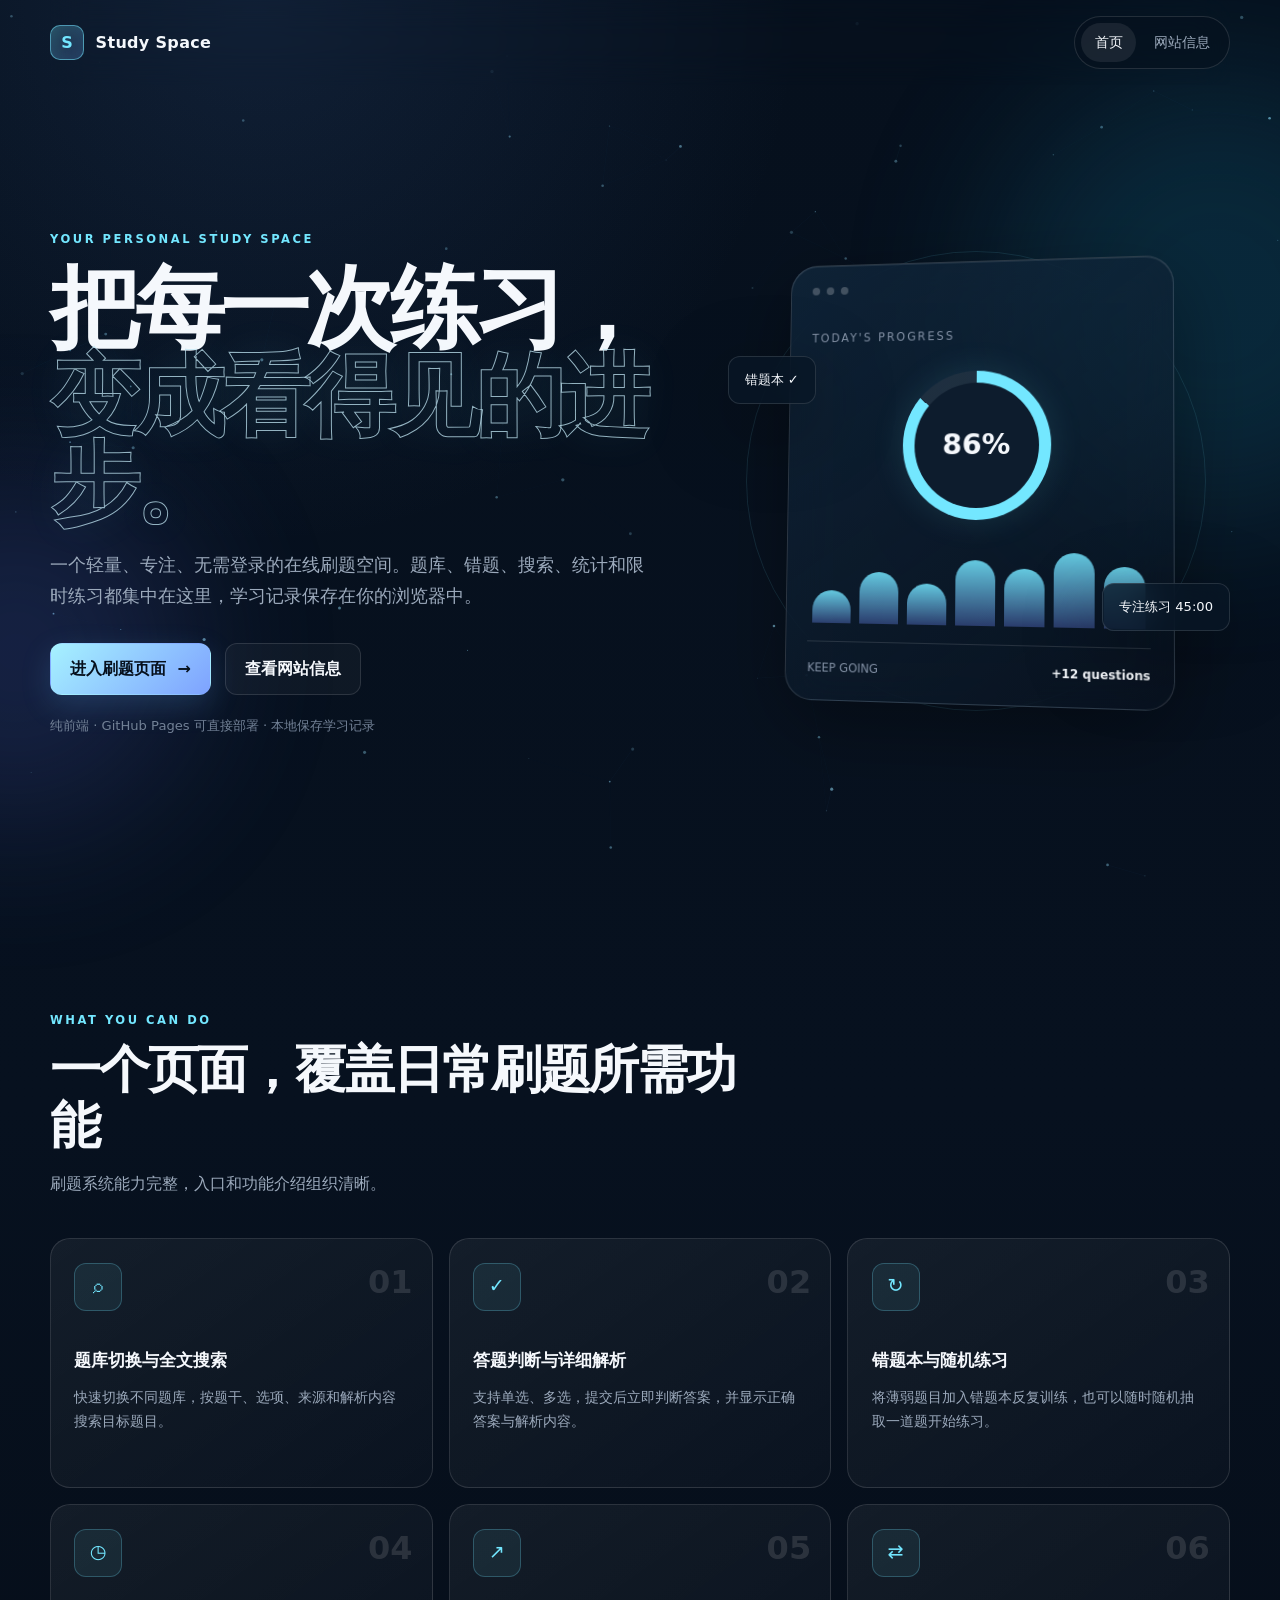
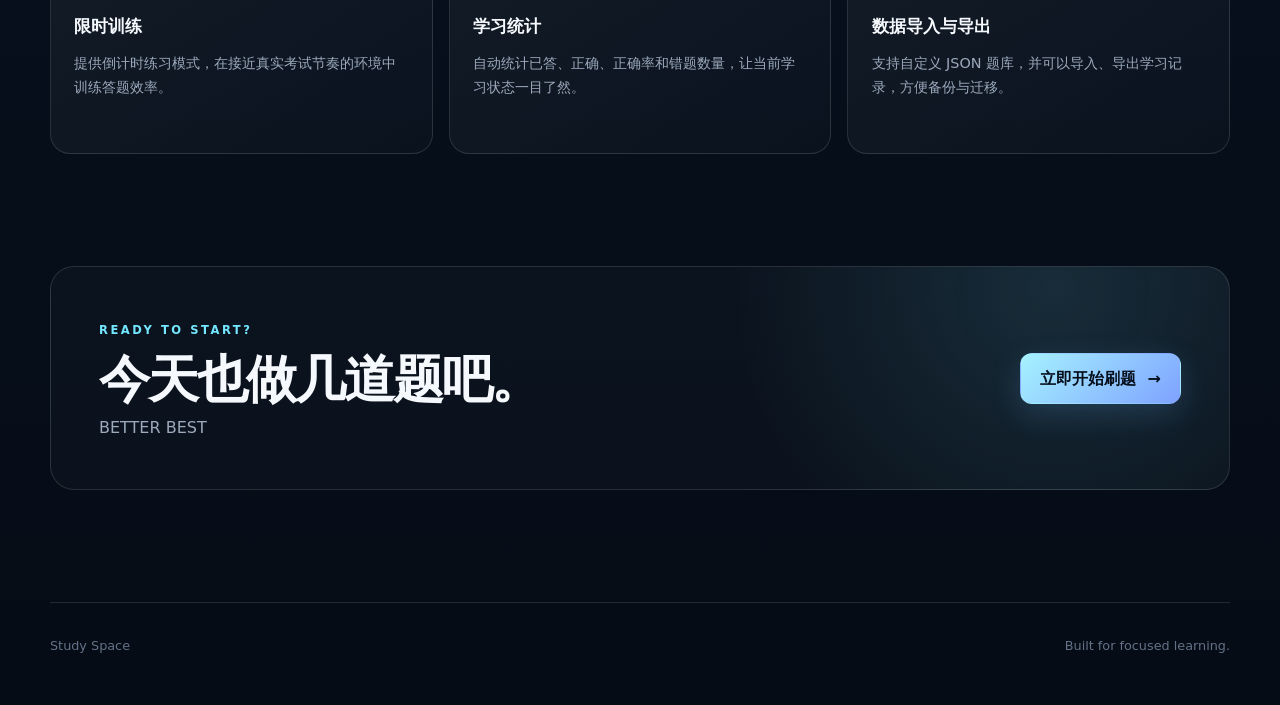
<file: index.html>
<!doctype html>
<html lang="zh-CN">
<head>
  <meta charset="utf-8">
  <meta name="viewport" content="width=device-width,initial-scale=1">
  <meta name="description" content="在线刷题学习站首页">
  <meta name="theme-color" content="#07111f">
  <title>学习空间 · 首页</title>
  <link rel="stylesheet" href="./home.css">
</head>
<body>
  <canvas id="particleCanvas" class="particle-canvas" aria-hidden="true"></canvas>
  <div class="ambient ambient-one" aria-hidden="true"></div>
  <div class="ambient ambient-two" aria-hidden="true"></div>

  <header class="site-header">
    <a class="brand" href="./index.html" aria-label="返回首页">
      <span class="brand-mark">S</span>
      <span>Study Space</span>
    </a>
    <nav class="nav-links" aria-label="主要导航">
      <a class="active" href="./index.html">首页</a>
      <a href="./profile.html">网站信息</a>
    </nav>
  </header>

  <main>
    <section class="hero section-shell">
      <div class="hero-copy reveal">
        <span class="eyebrow">YOUR PERSONAL STUDY SPACE</span>
        <h1>把每一次练习，<br><span>变成看得见的进步。</span></h1>
        <p class="hero-description">
          一个轻量、专注、无需登录的在线刷题空间。题库、错题、搜索、统计和限时练习都集中在这里，学习记录保存在你的浏览器中。
        </p>
        <div class="hero-actions">
          <a class="button primary" href="./practice.html">进入刷题页面 <span aria-hidden="true">→</span></a>
          <a class="button ghost" href="./profile.html">查看网站信息</a>
        </div>
        <div class="hero-note">纯前端 · GitHub Pages 可直接部署 · 本地保存学习记录</div>
      </div>

      <div class="hero-visual reveal" aria-hidden="true">
        <div class="orbit orbit-one"></div>
        <div class="orbit orbit-two"></div>
        <div class="glass-panel dashboard-card">
          <div class="dashboard-top">
            <span class="mini-dot"></span>
            <span class="mini-dot"></span>
            <span class="mini-dot"></span>
          </div>
          <div class="dashboard-title">TODAY'S PROGRESS</div>
          <div class="progress-ring"><span>86%</span></div>
          <div class="dashboard-bars">
            <i style="--h:42%"></i><i style="--h:65%"></i><i style="--h:52%"></i><i style="--h:82%"></i><i style="--h:72%"></i><i style="--h:92%"></i><i style="--h:76%"></i>
          </div>
          <div class="dashboard-caption"><span>KEEP GOING</span><strong>+12 questions</strong></div>
        </div>
        <div class="floating-tag tag-one">错题本 ✓</div>
        <div class="floating-tag tag-two">专注练习 45:00</div>
      </div>
    </section>

    <section class="features section-shell" id="features">
      <div class="section-heading reveal">
        <span class="eyebrow">WHAT YOU CAN DO</span>
        <h2>一个页面，覆盖日常刷题所需功能</h2>
        <p>刷题系统能力完整，入口和功能介绍组织清晰。</p>
      </div>

      <div class="feature-grid">
        <article class="feature-card reveal">
          <span class="feature-number">01</span>
          <div class="feature-icon">⌕</div>
          <h3>题库切换与全文搜索</h3>
          <p>快速切换不同题库，按题干、选项、来源和解析内容搜索目标题目。</p>
        </article>
        <article class="feature-card reveal">
          <span class="feature-number">02</span>
          <div class="feature-icon">✓</div>
          <h3>答题判断与详细解析</h3>
          <p>支持单选、多选，提交后立即判断答案，并显示正确答案与解析内容。</p>
        </article>
        <article class="feature-card reveal">
          <span class="feature-number">03</span>
          <div class="feature-icon">↻</div>
          <h3>错题本与随机练习</h3>
          <p>将薄弱题目加入错题本反复训练，也可以随时随机抽取一道题开始练习。</p>
        </article>
        <article class="feature-card reveal">
          <span class="feature-number">04</span>
          <div class="feature-icon">◷</div>
          <h3>限时训练</h3>
          <p>提供倒计时练习模式，在接近真实考试节奏的环境中训练答题效率。</p>
        </article>
        <article class="feature-card reveal">
          <span class="feature-number">05</span>
          <div class="feature-icon">↗</div>
          <h3>学习统计</h3>
          <p>自动统计已答、正确、正确率和错题数量，让当前学习状态一目了然。</p>
        </article>
        <article class="feature-card reveal">
          <span class="feature-number">06</span>
          <div class="feature-icon">⇄</div>
          <h3>数据导入与导出</h3>
          <p>支持自定义 JSON 题库，并可以导入、导出学习记录，方便备份与迁移。</p>
        </article>
      </div>
    </section>

    <section class="cta section-shell reveal">
      <div>
        <span class="eyebrow">READY TO START?</span>
        <h2>今天也做几道题吧。</h2>
        <p>BETTER BEST</p>
      </div>
      <a class="button primary" href="./practice.html">立即开始刷题 <span aria-hidden="true">→</span></a>
    </section>
  </main>

  <footer class="site-footer">
    <span>Study Space</span>
    <span>Built for focused learning.</span>
  </footer>

  <script src="./home.js"></script>
</body>
</html>
</file>
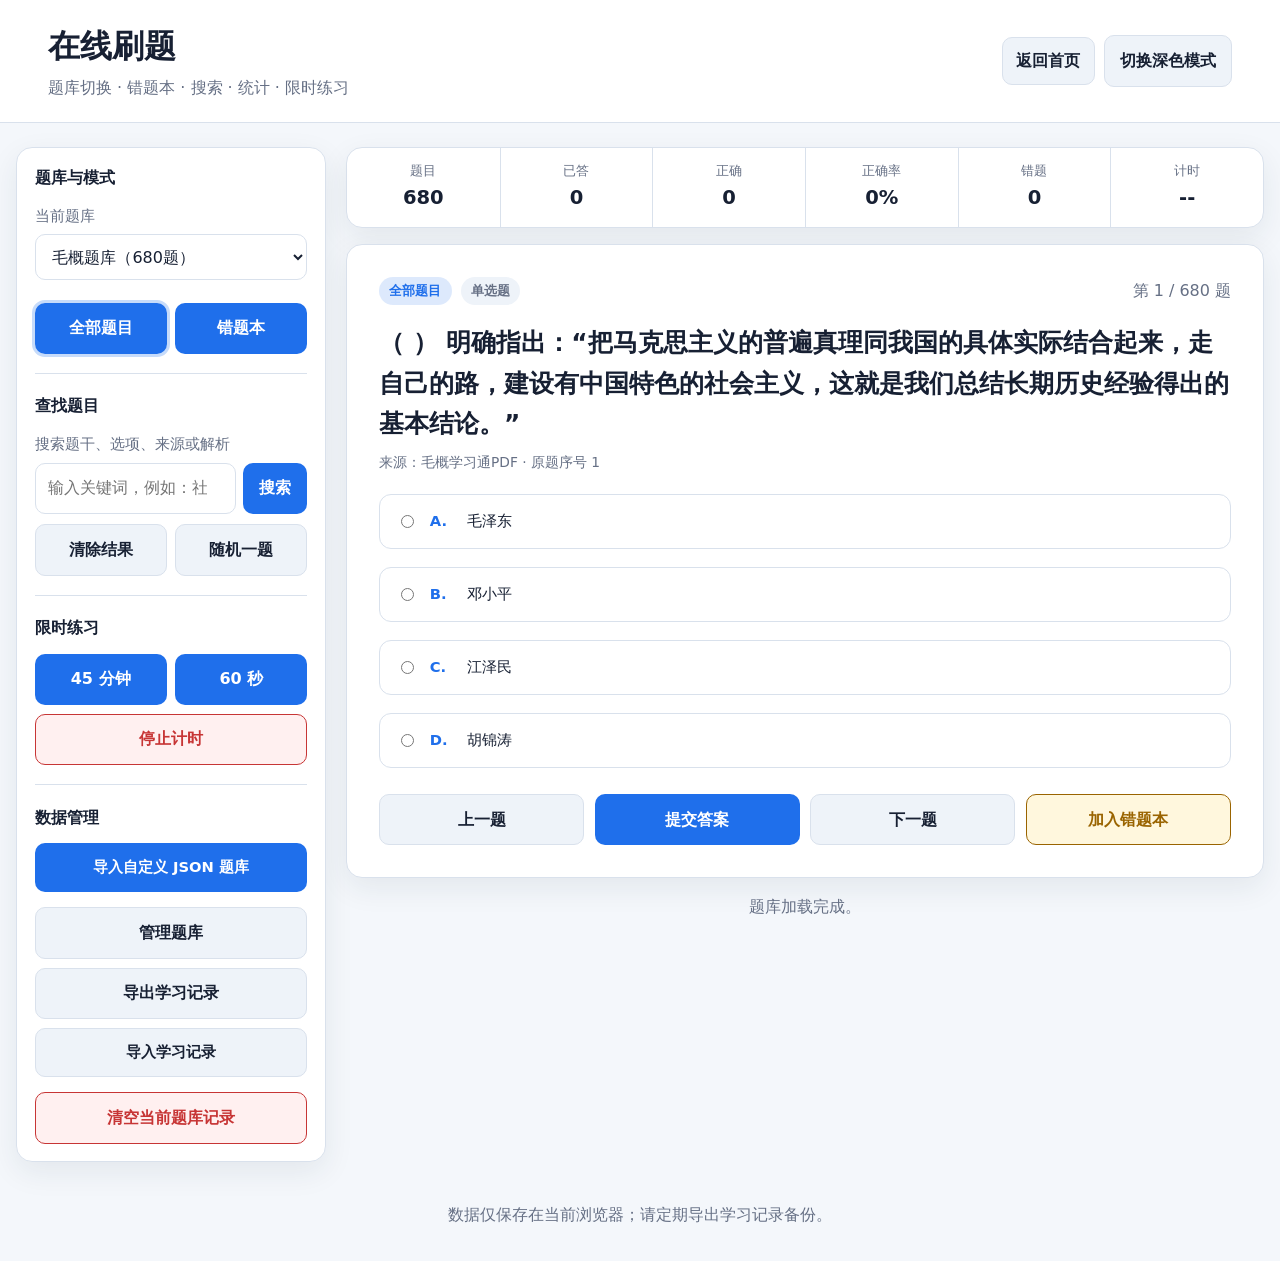
<file: practice.html>
<!doctype html>
<html lang="zh-CN">
<head>
  <meta charset="utf-8">
  <meta name="viewport" content="width=device-width,initial-scale=1">
  <meta name="description" content="在线刷题工具">
  <meta name="theme-color" content="#1f6feb">
  <title>在线刷题</title>
  <link rel="stylesheet" href="./style.css">
</head>
<body>
  <noscript>本网站需要启用 JavaScript 才能使用。</noscript>

  <header class="topbar">
    <div>
      <h1>在线刷题</h1>
      <p>题库切换 · 错题本 · 搜索 · 统计 · 限时练习</p>
    </div>
    <div class="topbar-actions">
      <a class="page-link" href="./index.html">返回首页</a>
      <button id="themeButton" class="secondary" type="button">切换深色模式</button>
    </div>
  </header>

  <main class="layout">
    <aside class="sidebar card">
      <section>
        <h2>题库与模式</h2>
        <label for="bankSelect">当前题库</label>
        <select id="bankSelect"></select>

        <div class="button-grid">
          <button id="practiceModeButton" class="active" type="button">全部题目</button>
          <button id="wrongModeButton" type="button">错题本</button>
        </div>
      </section>

      <section>
        <h2>查找题目</h2>
        <label for="searchInput">搜索题干、选项、来源或解析</label>
        <div class="search-row">
          <input
            id="searchInput"
            type="search"
            placeholder="输入关键词，例如：社会主义"
            autocomplete="off"
          >
          <button id="searchButton" type="button">搜索</button>
        </div>
        <div class="button-grid">
          <button id="clearSearchButton" class="secondary" type="button">清除结果</button>
          <button id="randomButton" class="secondary" type="button">随机一题</button>
        </div>
        <div id="searchResults" class="search-results hidden" aria-live="polite"></div>
      </section>

      <section>
        <h2>限时练习</h2>
        <div class="button-grid">
          <button id="exam35Button" type="button">45 分钟</button>
          <button id="exam60Button" type="button">60 秒</button>
        </div>
        <button id="stopExamButton" class="danger full" type="button">停止计时</button>
      </section>

      <section>
        <h2>数据管理</h2>
        <label class="file-button">
          导入自定义 JSON 题库
          <input id="bankFileInput" type="file" accept=".json,application/json">
        </label>
        
        <button id="manageBanksButton" class="secondary full" type="button">
          管理题库
        </button>

        <button id="exportProgressButton" class="secondary full" type="button">导出学习记录</button>
        <label class="file-button secondary-file">
          导入学习记录
          <input id="progressFileInput" type="file" accept=".json,application/json">
        </label>
        <button id="resetProgressButton" class="danger full" type="button">清空当前题库记录</button>
      </section>
    </aside>

    <section class="content">
      <div class="stats card" aria-label="学习统计">
        <div><span>题目</span><strong id="totalStat">0</strong></div>
        <div><span>已答</span><strong id="answeredStat">0</strong></div>
        <div><span>正确</span><strong id="correctStat">0</strong></div>
        <div><span>正确率</span><strong id="accuracyStat">0%</strong></div>
        <div><span>错题</span><strong id="wrongStat">0</strong></div>
        <div><span>计时</span><strong id="timerStat">--</strong></div>
      </div>

      <article class="question-card card">
        <div class="question-meta">
          <span id="modeBadge" class="badge">全部题目</span>
          <span id="typeBadge" class="badge muted">单选题</span>
          <span id="progressText">第 0 / 0 题</span>
        </div>

        <h2 id="questionText">正在加载题库……</h2>
        <div id="sourceText" class="source"></div>
        <form id="optionsForm" class="options"></form>

        <div id="resultPanel" class="result hidden" aria-live="polite"></div>

        <div class="question-actions">
          <button id="previousButton" class="secondary" type="button">上一题</button>
          <button id="submitButton" type="button">提交答案</button>
          <button id="nextButton" class="secondary" type="button">下一题</button>
          <button id="toggleWrongButton" class="warning" type="button">加入错题本</button>
        </div>
      </article>

      <p id="statusMessage" class="status" aria-live="polite"></p>
    </section>
  </main>
<div id="bankManagerModal" class="bank-manager-modal hidden">
  <div class="bank-manager-backdrop" id="bankManagerBackdrop"></div>

  <div class="bank-manager-panel" role="dialog" aria-modal="true" aria-labelledby="bankManagerTitle">
    <div class="bank-manager-header">
      <div>
        <h2 id="bankManagerTitle">管理题库</h2>
        <p>可以查看当前题库，并删除自己导入的题库。</p>
      </div>

      <button
        id="closeBankManagerButton"
        class="bank-manager-close"
        type="button"
        aria-label="关闭"
      >
        ×
      </button>
    </div>

    <div id="bankManagerList" class="bank-manager-list"></div>
  </div>
</div>

  <footer>
    数据仅保存在当前浏览器；请定期导出学习记录备份。
  </footer>

  <script src="./app.js"></script>
</body>
</html>
</file>
<file: home.css>
:root {
  --bg: #06101d;
  --bg-soft: #0a1727;
  --text: #f5f8fc;
  --muted: #9caabc;
  --line: rgba(255,255,255,.12);
  --cyan: #73e7ff;
  --blue: #6e8cff;
  --glass: rgba(12, 28, 46, .58);
  --glass-strong: rgba(12, 28, 46, .78);
  --shadow: 0 24px 80px rgba(0,0,0,.35);
}

* { box-sizing: border-box; }
html { scroll-behavior: smooth; }
body {
  margin: 0;
  min-height: 100vh;
  overflow-x: hidden;
  color: var(--text);
  background:
    radial-gradient(circle at 20% 0%, rgba(63, 102, 164, .18), transparent 34rem),
    linear-gradient(180deg, #06101d 0%, #07111f 48%, #050c16 100%);
  font-family: Inter, ui-sans-serif, system-ui, -apple-system, BlinkMacSystemFont, "Segoe UI", "Microsoft YaHei", sans-serif;
  line-height: 1.7;
}

body::before {
  content: "";
  position: fixed;
  inset: 0;
  pointer-events: none;
  opacity: .13;
  background-image:
    linear-gradient(rgba(255,255,255,.04) 1px, transparent 1px),
    linear-gradient(90deg, rgba(255,255,255,.04) 1px, transparent 1px);
  background-size: 52px 52px;
  mask-image: linear-gradient(to bottom, black, transparent 78%);
}

a { color: inherit; text-decoration: none; }
button, a { -webkit-tap-highlight-color: transparent; }
code { color: var(--cyan); font-family: ui-monospace, SFMono-Regular, Menlo, monospace; font-size: .9em; }

.particle-canvas { position: fixed; inset: 0; width: 100%; height: 100%; pointer-events: none; z-index: -2; }
.ambient { position: fixed; border-radius: 50%; filter: blur(80px); opacity: .2; pointer-events: none; z-index: -1; animation: drift 12s ease-in-out infinite alternate; }
.ambient-one { width: 28rem; height: 28rem; background: #1689ad; top: 8%; right: -10rem; }
.ambient-two { width: 22rem; height: 22rem; background: #5668d7; bottom: 8%; left: -10rem; animation-delay: -5s; }
@keyframes drift { to { transform: translate3d(2rem, 3rem, 0) scale(1.08); } }

.site-header {
  position: sticky;
  top: 0;
  z-index: 20;
  display: flex;
  align-items: center;
  justify-content: space-between;
  width: min(1180px, calc(100% - 2rem));
  margin: 0 auto;
  padding: 1rem 0;
  backdrop-filter: blur(18px);
}

.brand { display: inline-flex; align-items: center; gap: .7rem; font-weight: 800; letter-spacing: .02em; }
.brand-mark {
  display: grid;
  place-items: center;
  width: 2.15rem;
  height: 2.15rem;
  border: 1px solid rgba(115,231,255,.55);
  border-radius: 10px;
  background: linear-gradient(135deg, rgba(115,231,255,.22), rgba(110,140,255,.18));
  color: var(--cyan);
  box-shadow: inset 0 0 18px rgba(115,231,255,.12);
}

.nav-links { display: flex; align-items: center; gap: .25rem; padding: .35rem; border: 1px solid var(--line); border-radius: 999px; background: rgba(6,16,29,.56); }
.nav-links a { padding: .48rem .85rem; border-radius: 999px; color: var(--muted); font-size: .9rem; transition: .2s ease; }
.nav-links a:hover, .nav-links a.active { background: rgba(255,255,255,.08); color: var(--text); }

.section-shell { width: min(1180px, calc(100% - 2rem)); margin-inline: auto; }
.hero { min-height: calc(100vh - 76px); display: grid; grid-template-columns: 1.08fr .92fr; align-items: center; gap: clamp(2rem, 6vw, 6rem); padding-block: 5rem 7rem; }
.eyebrow { display: inline-block; color: var(--cyan); font-size: .72rem; font-weight: 800; letter-spacing: .22em; text-transform: uppercase; }
.hero h1, .profile-intro h1 { margin: .85rem 0 1.35rem; max-width: 820px; font-size: clamp(3rem, 7vw, 6.7rem); line-height: .98; letter-spacing: -.055em; }
.hero h1 span { color: transparent; -webkit-text-stroke: 1px rgba(194, 231, 244, .75); text-shadow: 0 0 42px rgba(115,231,255,.08); }
.hero-description { max-width: 650px; color: var(--muted); font-size: clamp(1rem, 1.8vw, 1.12rem); }
.hero-actions { display: flex; flex-wrap: wrap; gap: .85rem; margin-top: 2rem; }
.button { display: inline-flex; align-items: center; justify-content: center; gap: .7rem; min-height: 3.1rem; padding: .7rem 1.2rem; border: 1px solid var(--line); border-radius: 12px; font-weight: 760; transition: transform .2s ease, border-color .2s ease, background .2s ease; }
.button:hover { transform: translateY(-2px); }
.button.primary { background: linear-gradient(135deg, #a6f2ff, #7ea2ff); border-color: transparent; color: #06101d; box-shadow: 0 10px 30px rgba(98,181,255,.18); }
.button.ghost { background: rgba(255,255,255,.035); color: var(--text); }
.button.ghost:hover { border-color: rgba(115,231,255,.45); background: rgba(115,231,255,.06); }
.hero-note { margin-top: 1.3rem; color: #728196; font-size: .82rem; }

.hero-visual { position: relative; min-height: 500px; display: grid; place-items: center; perspective: 1000px; }
.glass-panel { border: 1px solid rgba(255,255,255,.14); background: linear-gradient(145deg, rgba(16,39,61,.75), rgba(8,18,31,.52)); backdrop-filter: blur(20px); box-shadow: var(--shadow), inset 0 1px rgba(255,255,255,.08); }
.dashboard-card { position: relative; z-index: 3; width: min(390px, 85vw); min-height: 430px; padding: 1.4rem; border-radius: 28px; transform: rotateY(-8deg) rotateX(3deg); animation: hoverCard 6s ease-in-out infinite alternate; }
@keyframes hoverCard { to { transform: translateY(-12px) rotateY(-4deg) rotateX(1deg); } }
.dashboard-top { display: flex; gap: .42rem; }
.mini-dot { width: .5rem; height: .5rem; border-radius: 50%; background: rgba(255,255,255,.22); }
.dashboard-title { margin-top: 2.2rem; color: #8290a4; font-size: .72rem; letter-spacing: .18em; }
.progress-ring { display: grid; place-items: center; width: 150px; height: 150px; margin: 1.6rem auto; border-radius: 50%; background: conic-gradient(var(--cyan) 0 86%, rgba(255,255,255,.08) 86% 100%); position: relative; box-shadow: 0 0 35px rgba(115,231,255,.12); }
.progress-ring::after { content: ""; position: absolute; inset: 12px; border-radius: 50%; background: #0d1c2d; }
.progress-ring span { position: relative; z-index: 1; font-size: 1.8rem; font-weight: 800; }
.dashboard-bars { height: 80px; display: flex; align-items: end; gap: .55rem; padding: 0 .3rem; }
.dashboard-bars i { flex: 1; height: var(--h); min-height: 8px; border-radius: 999px 999px 4px 4px; background: linear-gradient(to top, rgba(110,140,255,.32), rgba(115,231,255,.85)); }
.dashboard-caption { display: flex; justify-content: space-between; gap: 1rem; margin-top: 1.1rem; padding-top: 1rem; border-top: 1px solid var(--line); color: #8290a4; font-size: .74rem; }
.dashboard-caption strong { color: var(--text); }
.floating-tag { position: absolute; z-index: 4; padding: .75rem 1rem; border: 1px solid var(--line); border-radius: 12px; background: rgba(8,23,38,.78); backdrop-filter: blur(18px); box-shadow: var(--shadow); font-size: .82rem; }
.tag-one { left: 1%; top: 25%; animation: floatTag 4s ease-in-out infinite alternate; }
.tag-two { right: 0; bottom: 20%; animation: floatTag 5s ease-in-out -1s infinite alternate-reverse; }
@keyframes floatTag { to { transform: translateY(-10px); } }
.orbit { position: absolute; border: 1px solid rgba(115,231,255,.12); border-radius: 50%; }
.orbit-one { width: 460px; height: 460px; animation: spin 28s linear infinite; }
.orbit-two { width: 330px; height: 330px; border-style: dashed; animation: spin 20s linear infinite reverse; }
@keyframes spin { to { transform: rotate(360deg); } }

.features { padding-block: 6rem 7rem; }
.section-heading { max-width: 720px; margin-bottom: 2.6rem; }
.section-heading h2, .cta h2, .profile-text-card h2, .profile-extra h2 { margin: .55rem 0 .8rem; font-size: clamp(2rem, 4vw, 3.5rem); line-height: 1.1; letter-spacing: -.04em; }
.section-heading p, .cta p, .profile-intro p, .profile-extra p { color: var(--muted); }
.feature-grid { display: grid; grid-template-columns: repeat(3, minmax(0,1fr)); gap: 1rem; }
.feature-card { position: relative; min-height: 250px; padding: 1.45rem; overflow: hidden; border: 1px solid var(--line); border-radius: 20px; background: linear-gradient(145deg, rgba(255,255,255,.055), rgba(255,255,255,.018)); transition: transform .25s ease, border-color .25s ease, background .25s ease; }
.feature-card:hover { transform: translateY(-6px); border-color: rgba(115,231,255,.32); background: linear-gradient(145deg, rgba(115,231,255,.08), rgba(255,255,255,.02)); }
.feature-number { position: absolute; top: 1rem; right: 1.2rem; color: rgba(255,255,255,.12); font-size: 2rem; font-weight: 900; }
.feature-icon { display: grid; place-items: center; width: 3rem; height: 3rem; margin-bottom: 2.2rem; border: 1px solid rgba(115,231,255,.25); border-radius: 12px; background: rgba(115,231,255,.07); color: var(--cyan); font-size: 1.2rem; }
.feature-card h3 { margin: 0 0 .6rem; font-size: 1.08rem; }
.feature-card p { margin: 0; color: var(--muted); font-size: .9rem; }

.cta { display: flex; align-items: center; justify-content: space-between; gap: 2rem; margin-bottom: 7rem; padding: clamp(1.7rem, 4vw, 3rem); border: 1px solid var(--line); border-radius: 24px; background: radial-gradient(circle at 85% 10%, rgba(115,231,255,.12), transparent 20rem), rgba(255,255,255,.025); }
.cta h2 { margin-bottom: .4rem; }
.cta p { margin: 0; }
.site-footer { width: min(1180px, calc(100% - 2rem)); margin: 0 auto; display: flex; justify-content: space-between; gap: 1rem; padding: 2rem 0 3rem; border-top: 1px solid var(--line); color: #647287; font-size: .8rem; }

/* Personal page */
.profile-main { padding-top: 5rem; padding-bottom: 7rem; }
.profile-intro { max-width: 780px; margin-bottom: 3rem; }
.profile-intro h1 { font-size: clamp(3rem, 8vw, 6rem); margin-bottom: 1rem; }
.profile-layout { display: grid; grid-template-columns: .8fr 1.2fr; gap: 1.2rem; align-items: stretch; }
.profile-image-card, .profile-text-card, .profile-extra { border: 1px solid var(--line); border-radius: 24px; background: rgba(255,255,255,.028); backdrop-filter: blur(16px); }
.profile-image-card { padding: 1rem; }
.image-frame { overflow: hidden; aspect-ratio: 4 / 5; border-radius: 18px; background: #0c1a2a; }
.image-frame img { display: block; width: 100%; height: 100%; object-fit: cover; }
.edit-hint { display: grid; gap: .3rem; padding: 1rem .3rem .25rem; }
.edit-hint span { color: var(--muted); font-size: .82rem; }
.profile-text-card { padding: clamp(1.5rem, 4vw, 3.2rem); }
.profile-kicker { color: #75849a; font-size: .74rem; letter-spacing: .16em; }
.profile-text-card h2 { font-size: clamp(2rem, 4vw, 3.3rem); }
.profile-text-card p { color: #a8b4c3; }
.profile-meta-grid { display: grid; grid-template-columns: repeat(2, minmax(0,1fr)); gap: .7rem; margin-top: 2rem; }
.profile-meta-grid div { padding: 1rem; border: 1px solid var(--line); border-radius: 14px; background: rgba(255,255,255,.025); }
.profile-meta-grid span, .profile-meta-grid strong { display: block; }
.profile-meta-grid span { margin-bottom: .25rem; color: #65758a; font-size: .68rem; letter-spacing: .12em; }
.profile-meta-grid strong { font-size: .88rem; }
.profile-extra { margin-top: 1.2rem; padding: clamp(1.5rem, 4vw, 3rem); }
.profile-extra h2 { font-size: clamp(1.8rem, 4vw, 3rem); }

.reveal { opacity: 0; transform: translateY(22px); transition: opacity .7s ease, transform .7s ease; }
.reveal.visible { opacity: 1; transform: translateY(0); }

@media (max-width: 900px) {
  .hero { grid-template-columns: 1fr; padding-top: 4rem; }
  .hero-visual { min-height: 450px; }
  .feature-grid { grid-template-columns: repeat(2, minmax(0,1fr)); }
  .profile-layout { grid-template-columns: 1fr; }
  .image-frame { aspect-ratio: 16 / 10; }
  .cta { align-items: flex-start; flex-direction: column; }
}

@media (max-width: 640px) {
  .site-header { align-items: flex-start; gap: .8rem; flex-direction: column; }
  .nav-links { width: 100%; overflow-x: auto; justify-content: space-between; }
  .nav-links a { white-space: nowrap; padding-inline: .7rem; }
  .hero { min-height: auto; padding-block: 4rem 5rem; }
  .hero h1 { font-size: clamp(2.8rem, 15vw, 4.4rem); }
  .hero-visual { min-height: 390px; }
  .dashboard-card { min-height: 370px; }
  .orbit-one { width: 360px; height: 360px; }
  .orbit-two { width: 260px; height: 260px; }
  .tag-one { left: 0; top: 12%; }
  .tag-two { right: 0; bottom: 7%; }
  .feature-grid { grid-template-columns: 1fr; }
  .features { padding-block: 4rem 5rem; }
  .profile-main { padding-top: 3rem; }
  .profile-meta-grid { grid-template-columns: 1fr; }
  .site-footer { flex-direction: column; }
}

@media (prefers-reduced-motion: reduce) {
  *, *::before, *::after { scroll-behavior: auto !important; animation-duration: .001ms !important; animation-iteration-count: 1 !important; transition-duration: .001ms !important; }
}
</file>
<file: style.css>
:root {
  color-scheme: light;
  --bg: #f4f7fb;
  --card: #ffffff;
  --text: #172033;
  --muted: #667085;
  --border: #d9e1ec;
  --primary: #1f6feb;
  --primary-hover: #1557b0;
  --secondary: #eef3f9;
  --secondary-hover: #e1e8f2;
  --success: #197642;
  --success-bg: #eaf8f0;
  --danger: #c73535;
  --danger-bg: #fff0f0;
  --warning: #9a6400;
  --warning-bg: #fff7dd;
  --shadow: 0 10px 30px rgba(31, 45, 70, .08);
}

:root.dark {
  color-scheme: dark;
  --bg: #0d1117;
  --card: #161b22;
  --text: #e6edf3;
  --muted: #9da7b3;
  --border: #30363d;
  --primary: #4493f8;
  --primary-hover: #5aa2f9;
  --secondary: #21262d;
  --secondary-hover: #30363d;
  --success: #56d68a;
  --success-bg: #123522;
  --danger: #ff7b72;
  --danger-bg: #431f22;
  --warning: #eac54f;
  --warning-bg: #3b3012;
  --shadow: none;
}

* { box-sizing: border-box; }

body {
  margin: 0;
  min-height: 100vh;
  font-family: system-ui, -apple-system, BlinkMacSystemFont, "Segoe UI",
    "Microsoft YaHei", "PingFang SC", sans-serif;
  line-height: 1.65;
  background: var(--bg);
  color: var(--text);
}

button, input, select { font: inherit; }

button, .file-button {
  border: 1px solid transparent;
  border-radius: 10px;
  padding: .72rem .95rem;
  background: var(--primary);
  color: #fff;
  cursor: pointer;
  font-weight: 650;
  transition: transform .12s ease, background .12s ease;
}

button:hover, .file-button:hover { transform: translateY(-1px); background: var(--primary-hover); }
button:disabled { cursor: not-allowed; opacity: .55; transform: none; }
button.secondary { background: var(--secondary); color: var(--text); border-color: var(--border); }
button.secondary:hover { background: var(--secondary-hover); }
button.danger { background: var(--danger-bg); color: var(--danger); border-color: var(--danger); }
button.warning { background: var(--warning-bg); color: var(--warning); border-color: var(--warning); }
button.active { outline: 3px solid color-mix(in srgb, var(--primary) 25%, transparent); }

input, select {
  width: 100%;
  border: 1px solid var(--border);
  background: var(--card);
  color: var(--text);
  border-radius: 10px;
  padding: .72rem .8rem;
}

label { display: block; margin-bottom: .4rem; color: var(--muted); font-size: .92rem; }

.topbar {
  display: flex;
  justify-content: space-between;
  gap: 1rem;
  align-items: center;
  padding: 1.25rem clamp(1rem, 4vw, 3rem);
  border-bottom: 1px solid var(--border);
  background: var(--card);
}

.topbar h1 { margin: 0; font-size: clamp(1.45rem, 3vw, 2rem); }
.topbar p { margin: .15rem 0 0; color: var(--muted); }

.layout {
  width: min(1280px, calc(100% - 2rem));
  margin: 1.5rem auto;
  display: grid;
  grid-template-columns: 310px minmax(0, 1fr);
  gap: 1.25rem;
  align-items: start;
}

.card {
  background: var(--card);
  border: 1px solid var(--border);
  border-radius: 16px;
  box-shadow: var(--shadow);
}

.sidebar { padding: 1.1rem; position: sticky; top: 1rem; }
.sidebar section + section { border-top: 1px solid var(--border); margin-top: 1.2rem; padding-top: 1.2rem; }
.sidebar h2 { margin: 0 0 .75rem; font-size: 1rem; }
.sidebar select { margin-bottom: .75rem; }

.button-grid {
  display: grid;
  grid-template-columns: repeat(2, minmax(0, 1fr));
  gap: .55rem;
  margin-top: .65rem;
}

.full { width: 100%; margin-top: .55rem; }
.search-row { display: grid; grid-template-columns: 1fr auto; gap: .45rem; }

/* 搜索结果列表 */
.search-results {
  margin-top: .8rem;
  border: 1px solid var(--border);
  border-radius: 12px;
  background: var(--card);
  overflow: hidden;
}

.search-results-header {
  display: flex;
  flex-direction: column;
  gap: .1rem;
  padding: .7rem .8rem;
  border-bottom: 1px solid var(--border);
  background: var(--secondary);
}

.search-results-header strong {
  font-size: .9rem;
  color: var(--text);
}

.search-results-header span {
  font-size: .78rem;
  color: var(--muted);
}

.search-result-list {
  display: grid;
  max-height: 430px;
  overflow-y: auto;
  overscroll-behavior: contain;
}

.search-result-item {
  width: 100%;
  display: grid;
  grid-template-columns: 2rem minmax(0, 1fr) auto;
  align-items: center;
  gap: .55rem;
  padding: .75rem;
  border: 0;
  border-radius: 0;
  border-bottom: 1px solid var(--border);
  background: var(--card);
  color: var(--text);
  text-align: left;
  font-weight: normal;
}

.search-result-item:last-child {
  border-bottom: 0;
}

.search-result-item:hover,
.search-result-item:focus-visible {
  background: var(--secondary);
  transform: none;
}

.search-result-item:focus-visible {
  outline: 2px solid var(--primary);
  outline-offset: -2px;
}

.search-result-number {
  display: inline-flex;
  align-items: center;
  justify-content: center;
  width: 1.8rem;
  height: 1.8rem;
  border-radius: 50%;
  background: color-mix(in srgb, var(--primary) 14%, transparent);
  color: var(--primary);
  font-size: .78rem;
  font-weight: 800;
}

.search-result-content {
  display: grid;
  min-width: 0;
}

.search-result-title {
  display: -webkit-box;
  overflow: hidden;
  -webkit-box-orient: vertical;
  -webkit-line-clamp: 3;
  color: var(--text);
  font-size: .86rem;
  line-height: 1.45;
}

.search-result-meta {
  margin-top: .25rem;
  overflow: hidden;
  color: var(--muted);
  font-size: .75rem;
  text-overflow: ellipsis;
  white-space: nowrap;
}

.search-result-action {
  color: var(--primary);
  font-size: .75rem;
  font-weight: 700;
  white-space: nowrap;
}

.search-empty {
  margin: 0;
  padding: 1rem .8rem;
  color: var(--muted);
  font-size: .85rem;
  text-align: center;
}

.file-button {
  display: block;
  text-align: center;
  margin-top: .55rem;
  color: white;
}
.file-button input { display: none; }
.secondary-file { background: var(--secondary); color: var(--text); border-color: var(--border); }

.content { min-width: 0; }
.stats {
  display: grid;
  grid-template-columns: repeat(6, 1fr);
  overflow: hidden;
  margin-bottom: 1rem;
}
.stats div { padding: .8rem; text-align: center; }
.stats div + div { border-left: 1px solid var(--border); }
.stats span { display: block; color: var(--muted); font-size: .82rem; }
.stats strong { font-size: 1.22rem; }

.question-card { padding: clamp(1rem, 3vw, 2rem); }
.question-meta { display: flex; flex-wrap: wrap; gap: .55rem; align-items: center; color: var(--muted); }
.question-meta #progressText { margin-left: auto; }
.badge {
  border-radius: 999px;
  padding: .2rem .65rem;
  background: color-mix(in srgb, var(--primary) 15%, transparent);
  color: var(--primary);
  font-size: .82rem;
  font-weight: 700;
}
.badge.muted { color: var(--muted); background: var(--secondary); }

#questionText { margin: 1.1rem 0 .35rem; font-size: clamp(1.15rem, 2.4vw, 1.55rem); }
.source { min-height: 1.4rem; color: var(--muted); font-size: .86rem; }

.options { display: grid; gap: .72rem; margin: 1.25rem 0; }
.option {
  display: flex;
  gap: .8rem;
  align-items: flex-start;
  padding: .9rem 1rem;
  border: 1px solid var(--border);
  border-radius: 12px;
  color: var(--text);
  cursor: pointer;
  transition: background .12s ease, border-color .12s ease;
}
.option:hover { background: var(--secondary); border-color: var(--primary); }
.option input { width: auto; margin-top: .35rem; accent-color: var(--primary); }
.option-key { font-weight: 800; min-width: 1.5rem; color: var(--primary); }

.result {
  border-radius: 12px;
  padding: 1rem;
  margin: 1rem 0;
  border: 1px solid var(--border);
  white-space: pre-wrap;
}
.result.correct { background: var(--success-bg); border-color: var(--success); }
.result.incorrect { background: var(--danger-bg); border-color: var(--danger); }
.result h3 { margin: 0 0 .45rem; }
.hidden { display: none !important; }

.question-actions {
  display: grid;
  grid-template-columns: repeat(4, minmax(0, 1fr));
  gap: .65rem;
  margin-top: 1rem;
}

.status { min-height: 1.8rem; color: var(--muted); text-align: center; }
footer { text-align: center; color: var(--muted); padding: 1rem 1rem 2rem; }

@media (max-width: 900px) {
  .layout { grid-template-columns: 1fr; }
  .sidebar { position: static; }
  .stats { grid-template-columns: repeat(3, 1fr); }
  .stats div:nth-child(4) { border-left: 0; border-top: 1px solid var(--border); }
  .stats div:nth-child(5), .stats div:nth-child(6) { border-top: 1px solid var(--border); }
}

@media (max-width: 600px) {
  .topbar { align-items: flex-start; flex-direction: column; }
  .topbar button { width: 100%; }
  .layout { width: min(100% - 1rem, 1280px); margin-top: .5rem; }
  .stats { grid-template-columns: repeat(2, 1fr); }
  .stats div:nth-child(odd) { border-left: 0; }
  .stats div:nth-child(n+3) { border-top: 1px solid var(--border); }
  .question-actions { grid-template-columns: repeat(2, minmax(0, 1fr)); }
  .question-meta #progressText { width: 100%; margin-left: 0; }
  .search-result-item { grid-template-columns: 1.8rem minmax(0, 1fr); }
  .search-result-action { display: none; }
  .search-result-list { max-height: 360px; }
}

/* 新增：刷题页顶部页面导航 */
.topbar-actions {
  display: flex;
  align-items: center;
  gap: .55rem;
  flex-wrap: wrap;
  justify-content: flex-end;
}

.page-link {
  display: inline-flex;
  align-items: center;
  justify-content: center;
  min-height: 44px;
  padding: .62rem .85rem;
  border: 1px solid var(--border);
  border-radius: 10px;
  background: var(--secondary);
  color: var(--text);
  text-decoration: none;
  font-weight: 650;
  transition: transform .12s ease, background .12s ease;
}

.page-link:hover {
  transform: translateY(-1px);
  background: var(--secondary-hover);
}

@media (max-width: 600px) {
  .topbar-actions { width: 100%; display: grid; grid-template-columns: repeat(2, minmax(0, 1fr)); }
  .topbar-actions #themeButton { grid-column: 1 / -1; }
  .page-link { width: 100%; }
}
/* =========================
   题库管理弹窗
   ========================= */

body.modal-open {
  overflow: hidden;
}

.bank-manager-modal {
  position: fixed;
  inset: 0;
  z-index: 1000;
  display: flex;
  align-items: center;
  justify-content: center;
  padding: 1rem;
}

.bank-manager-backdrop {
  position: absolute;
  inset: 0;
  background: rgba(0, 0, 0, 0.55);
  backdrop-filter: blur(6px);
}

.bank-manager-panel {
  position: relative;
  z-index: 1;

  width: min(620px, 100%);
  max-height: min(680px, 85vh);

  overflow: hidden;

  background: var(--card);
  border: 1px solid var(--border);
  border-radius: 18px;

  box-shadow:
    0 24px 70px rgba(0, 0, 0, 0.28);

  display: flex;
  flex-direction: column;
}

.bank-manager-header {
  display: flex;
  justify-content: space-between;
  align-items: flex-start;

  gap: 1rem;

  padding: 1.2rem 1.3rem;

  border-bottom: 1px solid var(--border);
}

.bank-manager-header h2 {
  margin: 0;
}

.bank-manager-header p {
  margin: .35rem 0 0;
  color: var(--muted);
  font-size: .9rem;
}

.bank-manager-close {
  width: 38px;
  height: 38px;

  flex: 0 0 auto;

  padding: 0;

  border-radius: 50%;

  font-size: 1.5rem;
  line-height: 1;

  background: var(--secondary);
  color: var(--text);
}

.bank-manager-list {
  display: grid;
  gap: .7rem;

  padding: 1rem 1.2rem 1.2rem;

  overflow-y: auto;
}

.bank-manager-item {
  display: flex;
  align-items: center;
  justify-content: space-between;

  gap: 1rem;

  padding: .9rem 1rem;

  border: 1px solid var(--border);
  border-radius: 12px;

  background: var(--secondary);
}

.bank-manager-info {
  min-width: 0;

  display: flex;
  flex-direction: column;

  gap: .25rem;
}

.bank-manager-info strong {
  color: var(--text);

  white-space: nowrap;
  overflow: hidden;
  text-overflow: ellipsis;
}

.bank-manager-info span {
  color: var(--muted);
  font-size: .84rem;
}

.bank-manager-actions {
  flex: 0 0 auto;
}

.bank-delete-button {
  min-width: 72px;
}

.builtin-bank-badge {
  display: inline-flex;
  align-items: center;
  justify-content: center;

  padding: .35rem .65rem;

  border-radius: 999px;

  background: var(--card);
  border: 1px solid var(--border);

  color: var(--muted);
  font-size: .8rem;
  font-weight: 700;
}

.bank-manager-empty {
  margin: 0;

  padding: 2rem 1rem;

  text-align: center;

  color: var(--muted);
}

@media (max-width: 600px) {
  .bank-manager-modal {
    align-items: flex-end;
    padding: .5rem;
  }

  .bank-manager-panel {
    width: 100%;
    max-height: 80vh;

    border-radius: 18px 18px 12px 12px;
  }

  .bank-manager-item {
    align-items: flex-start;
  }

  .bank-manager-info strong {
    white-space: normal;
  }
}
</file>
